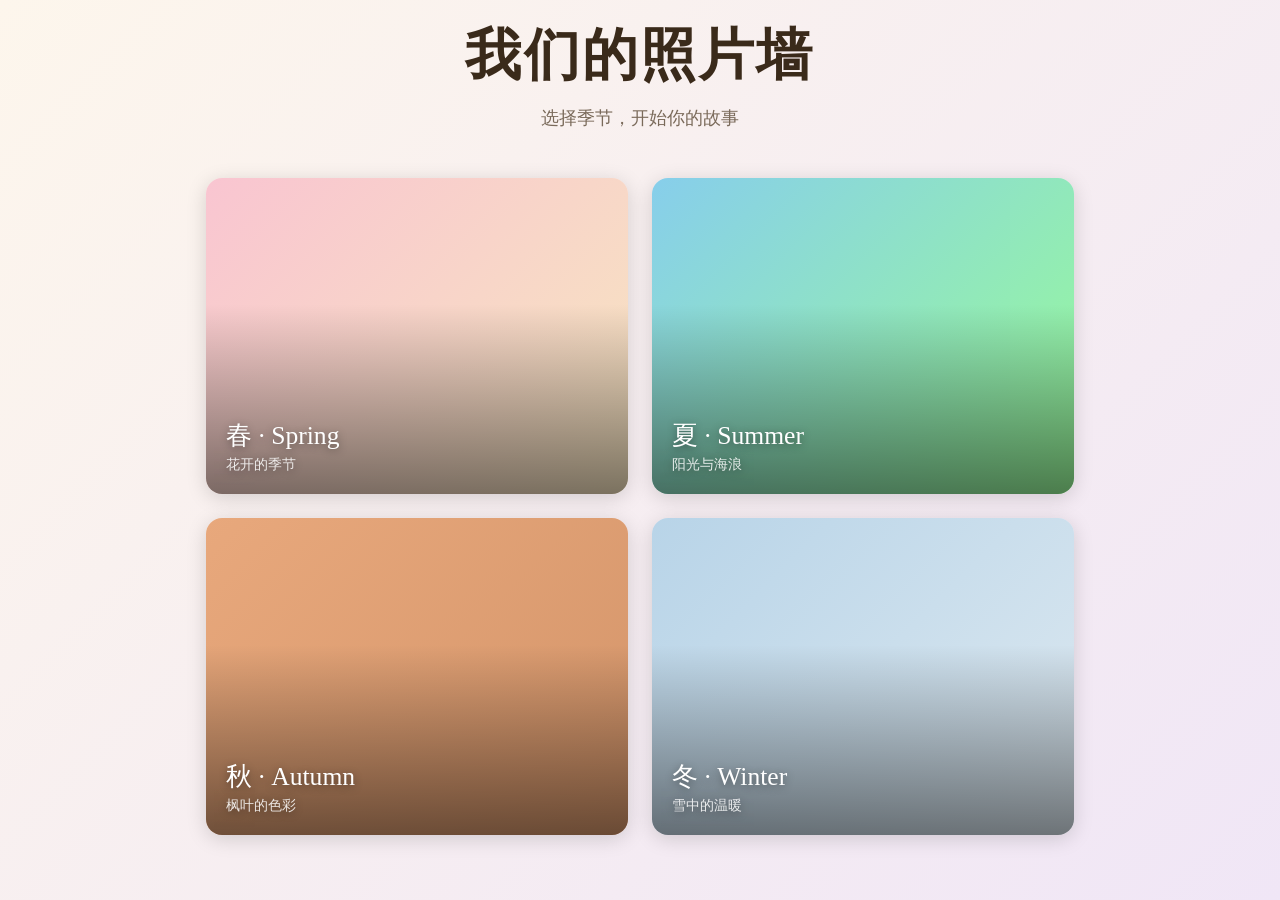
<file: index.html>
<!DOCTYPE html>
<html lang="zh-CN">
<head>
  <meta charset="UTF-8">
  <meta name="viewport" content="width=device-width, initial-scale=1.0">
  <title>我们的照片墙</title>
  <link rel="stylesheet" href="css/base.css">
  <link rel="stylesheet" href="css/seasons.css">
  <style>
    body { background: linear-gradient(135deg, #fdf6ec 0%, #f0e6f6 100%); }
  </style>
</head>
<body>
<main class="landing">
  <header class="landing-header">
    <h1>我们的照片墙</h1>
    <p>选择季节，开始你的故事</p>
  </header>

  <div class="season-grid">
    <a class="season-card" href="wall.html?season=spring" data-season="spring">
      <div class="season-card-bg" id="bg-spring"></div>
      <div class="season-card-overlay"></div>
      <div class="season-card-label">春 · Spring <span>花开的季节</span></div>
    </a>
    <a class="season-card" href="wall.html?season=summer" data-season="summer">
      <div class="season-card-bg" id="bg-summer"></div>
      <div class="season-card-overlay"></div>
      <div class="season-card-label">夏 · Summer <span>阳光与海浪</span></div>
    </a>
    <a class="season-card" href="wall.html?season=autumn" data-season="autumn">
      <div class="season-card-bg" id="bg-autumn"></div>
      <div class="season-card-overlay"></div>
      <div class="season-card-label">秋 · Autumn <span>枫叶的色彩</span></div>
    </a>
    <a class="season-card" href="wall.html?season=winter" data-season="winter">
      <div class="season-card-bg" id="bg-winter"></div>
      <div class="season-card-overlay"></div>
      <div class="season-card-label">冬 · Winter <span>雪中的温暖</span></div>
    </a>
  </div>
</main>

<script type="module">
  import storage from './js/storage.js';

  async function loadBackgrounds() {
    await storage.loadDefaults();
    const config = storage.getConfig();
    if (!config?.backgrounds) return;
    const seasons = ['spring','summer','autumn','winter'];
    for (const s of seasons) {
      const bgKey = config.backgrounds[s];
      if (bgKey) {
        const bg = storage.resolvePhotoSrc(bgKey);
        const el = document.getElementById(`bg-${s}`);
        if (el && bg) el.style.backgroundImage = `url('${bg}')`;
      }
    }
  }

  document.addEventListener('DOMContentLoaded', loadBackgrounds);
</script>
</body>
</html>
</file>
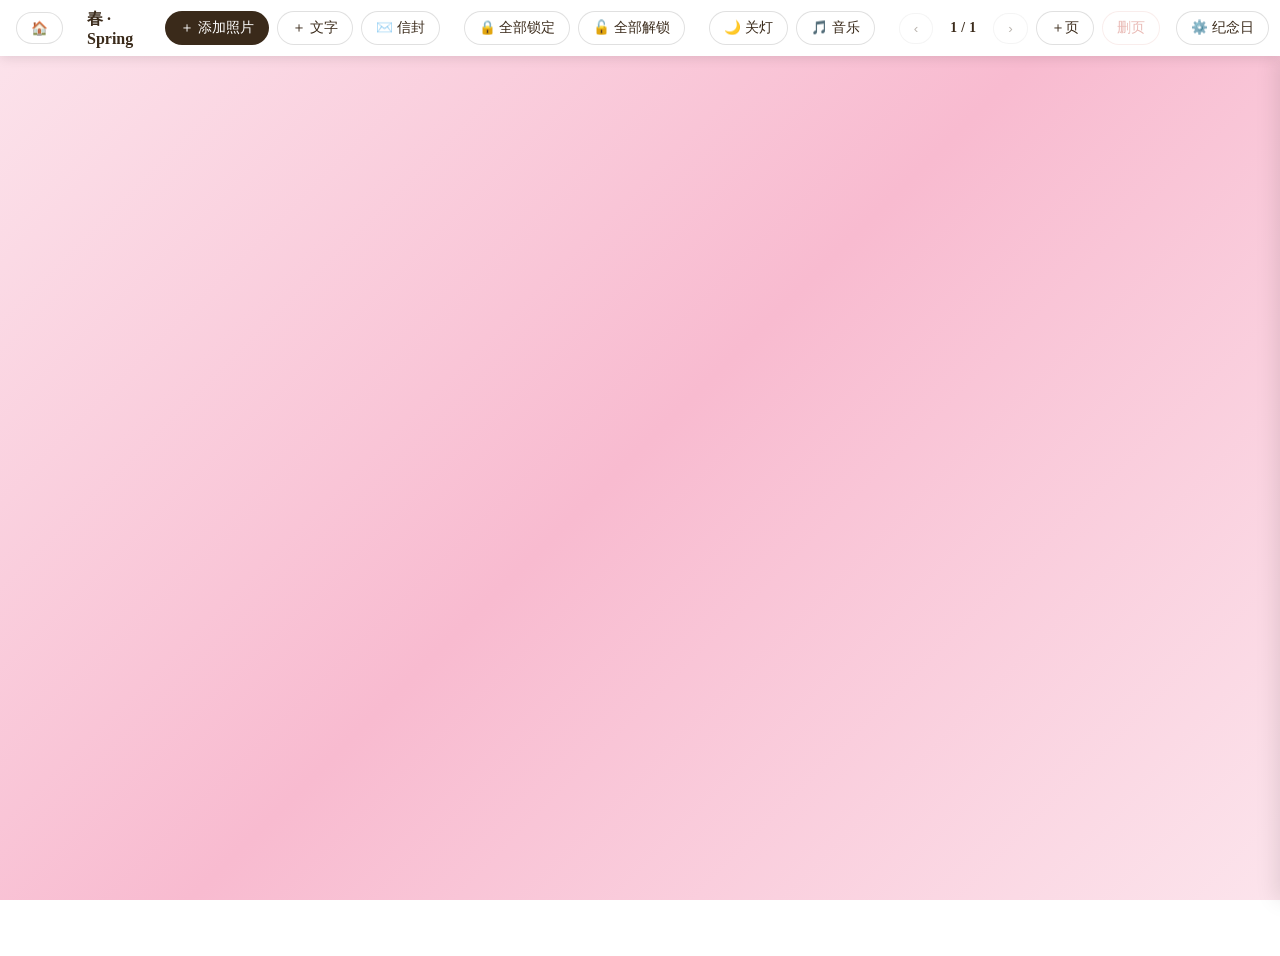
<file: wall.html>
<!DOCTYPE html>
<html lang="zh-CN">
<head>
  <meta charset="UTF-8">
  <meta name="viewport" content="width=device-width, initial-scale=1.0">
  <title>照片墙</title>
  <link rel="stylesheet" href="css/base.css">
  <link rel="stylesheet" href="css/wall.css">
  <link rel="stylesheet" href="css/frames.css">
  <link rel="stylesheet" href="css/textbox.css">
  <link rel="stylesheet" href="css/banner.css">
  <link rel="stylesheet" href="css/nightmode.css">
  <link rel="stylesheet" href="css/envelope.css">

  <style>
    /* Additional wall page styles */
    .wall-page { overflow: hidden; }

    /* Modals */
    .modal-overlay {
      display: none;
      position: fixed;
      inset: 0;
      background: rgba(0,0,0,0.45);
      backdrop-filter: blur(4px);
      z-index: 9800;
      align-items: center;
      justify-content: center;
    }
    .modal-overlay.open { display: flex; }

    .modal-box {
      background: #fff;
      border-radius: 16px;
      padding: 28px;
      width: min(560px, 92vw);
      max-height: 80vh;
      overflow-y: auto;
      box-shadow: 0 20px 60px rgba(0,0,0,0.25);
    }

    .modal-header {
      display: flex;
      align-items: center;
      justify-content: space-between;
      margin-bottom: 20px;
    }

    .modal-header h2 {
      font-family: var(--font-serif);
      font-size: 1.2rem;
      color: #3a2a1a;
    }

    .modal-close {
      width: 30px;
      height: 30px;
      display: flex;
      align-items: center;
      justify-content: center;
      border-radius: 50%;
      font-size: 18px;
      color: #7a6a5a;
      transition: background 0.2s;
    }
    .modal-close:hover { background: rgba(0,0,0,0.08); }

    .modal-actions {
      display: flex;
      gap: 10px;
      margin-bottom: 16px;
    }

    .btn {
      padding: 8px 18px;
      border-radius: 20px;
      font-size: 0.85rem;
      font-weight: 500;
      cursor: pointer;
      border: 1px solid rgba(0,0,0,0.15);
      transition: all 0.2s;
    }
    .btn-primary {
      background: #3a2a1a;
      color: #fff;
      border-color: transparent;
    }
    .btn-primary:hover { background: #5a4a3a; }
    .btn-secondary { background: #f5f0eb; color: #3a2a1a; }
    .btn-secondary:hover { background: #ece5dc; }

    /* Photo grid in modal */
    .photo-grid-container {
      display: grid;
      grid-template-columns: repeat(auto-fill, minmax(110px, 1fr));
      gap: 10px;
    }

    .photo-thumb {
      aspect-ratio: 1;
      border-radius: 8px;
      overflow: hidden;
      cursor: pointer;
      border: 2px solid transparent;
      transition: border-color 0.2s, transform 0.2s;
    }
    .photo-thumb:hover {
      border-color: #3a2a1a;
      transform: scale(1.04);
    }
    .photo-thumb img {
      width: 100%;
      height: 100%;
      object-fit: cover;
    }
    .photo-thumb { position: relative; }
    .photo-thumb-delete {
      display: none;
      position: absolute;
      top: 4px;
      right: 4px;
      width: 22px;
      height: 22px;
      border-radius: 50%;
      background: rgba(200,40,40,0.85);
      color: #fff;
      font-size: 14px;
      line-height: 1;
      border: none;
      cursor: pointer;
      align-items: center;
      justify-content: center;
      z-index: 1;
    }
    .photo-thumb:hover .photo-thumb-delete { display: flex; }

    /* Anniversary rows */
    .ann-row {
      display: flex;
      align-items: center;
      gap: 8px;
      margin-bottom: 10px;
      flex-wrap: wrap;
    }
    .ann-row input[type="text"], .ann-row input[type="number"] {
      padding: 6px 10px;
      border-radius: 6px;
      border: 1px solid #ddd;
      font-size: 0.85rem;
    }
    .ann-label { flex: 1; min-width: 100px; }
    .ann-note { flex: 2; min-width: 120px; }
    .ann-month, .ann-day { width: 56px; }
    .ann-delete {
      width: 26px;
      height: 26px;
      display: flex;
      align-items: center;
      justify-content: center;
      border-radius: 50%;
      background: rgba(220,60,60,0.1);
      color: #c0392b;
      font-size: 12px;
      cursor: pointer;
      border: none;
    }
    .ann-delete:hover { background: rgba(220,60,60,0.2); }

    /* Toolbar layout extras */
    .toolbar-logo {
      font-family: var(--font-serif);
      font-size: 1.1rem;
      color: #3a2a1a;
      font-weight: bold;
      white-space: nowrap;
    }
  </style>
</head>
<body class="wall-page">

<!-- Toolbar -->
<nav class="toolbar" role="toolbar">
  <a href="index.html" class="toolbar-btn" title="返回首页">🏠</a>
  <div class="toolbar-divider"></div>
  <span class="toolbar-season" id="seasonLabel">春 · Spring</span>
  <div class="toolbar-divider"></div>
  <button class="toolbar-btn primary" id="addPhotoBtn">＋ 添加照片</button>
  <button class="toolbar-btn" id="addTextBtn">＋ 文字</button>
  <button class="toolbar-btn" id="addEnvelopeBtn">✉️ 信封</button>
  <div class="toolbar-divider"></div>
  <button class="toolbar-btn" id="lockAllBtn">🔒 全部锁定</button>
  <button class="toolbar-btn" id="unlockAllBtn">🔓 全部解锁</button>
  <div class="toolbar-divider"></div>
  <button class="toolbar-btn" id="nightModeBtn">🌙 关灯</button>
  <button class="toolbar-btn" id="addLightBtn">＋ 射灯</button>
  <button class="toolbar-btn" id="addMusicBtn">🎵 音乐</button>
  <div class="toolbar-divider"></div>
  <button class="toolbar-btn" id="prevPageBtn" title="上一页">‹</button>
  <span class="page-indicator" id="pageIndicator">1 / 1</span>
  <button class="toolbar-btn" id="nextPageBtn" title="下一页">›</button>
  <button class="toolbar-btn" id="addPageBtn" title="新增页">＋页</button>
  <button class="toolbar-btn danger" id="deletePageBtn" title="删除当前页">删页</button>
  <div class="toolbar-spacer"></div>
  <button class="toolbar-btn" id="settingsBtn">⚙️ 纪念日</button>
</nav>

<!-- Frame picker panel -->
<aside class="frame-picker" id="framePicker">
  <h3>相框样式</h3>
  <div id="frameList"></div>
</aside>

<!-- Wall canvas -->
<div class="wall-canvas" id="wallCanvas">
  <canvas id="nightCanvas"></canvas>
</div>

<!-- Add Photo Modal -->
<div class="modal-overlay" id="photoModal">
  <div class="modal-box">
    <div class="modal-header">
      <h2>添加照片</h2>
      <button class="modal-close">×</button>
    </div>
    <div class="photo-grid-container" id="photoGrid"></div>
  </div>
</div>

<!-- Settings Modal -->
<div class="modal-overlay" id="settingsModal">
  <div class="modal-box">
    <div class="modal-header">
      <h2>⚙️ 纪念日管理</h2>
      <button class="modal-close">×</button>
    </div>
    <p style="color:#7a6a5a;font-size:0.85rem;margin-bottom:16px">
      在指定日期，网站顶部会出现飘动的横幅提醒。
    </p>
    <div id="anniversaryList"></div>
    <div style="display:flex;gap:10px;margin-top:16px">
      <button class="btn btn-secondary" id="addAnniversaryBtn">＋ 添加纪念日</button>
      <button class="btn btn-primary" id="saveSettingsBtn">保存</button>
    </div>
  </div>
</div>

<script type="module" src="js/app.js"></script>
</body>
</html>
</file>
<file: css/base.css>
*, *::before, *::after {
  box-sizing: border-box;
  margin: 0;
  padding: 0;
}

:root {
  --font-serif: 'Georgia', 'Times New Roman', serif;
  --font-sans: 'Helvetica Neue', Arial, sans-serif;
  --toolbar-height: 56px;
  --shadow-soft: 0 4px 20px rgba(0,0,0,0.15);
  --shadow-lifted: 0 12px 40px rgba(0,0,0,0.25);
  --radius: 8px;
  --transition: 0.2s ease;
}

html, body {
  height: 100%;
  font-family: var(--font-sans);
  -webkit-font-smoothing: antialiased;
}

button {
  cursor: pointer;
  border: none;
  background: none;
  font-family: inherit;
}

input, select, textarea {
  font-family: inherit;
}

a {
  text-decoration: none;
  color: inherit;
}

.visually-hidden {
  position: absolute;
  width: 1px;
  height: 1px;
  overflow: hidden;
  clip: rect(0,0,0,0);
  white-space: nowrap;
}
</file>
<file: css/seasons.css>
/* Landing page */
.landing {
  min-height: 100vh;
  display: flex;
  flex-direction: column;
  align-items: center;
  justify-content: center;
  background: linear-gradient(135deg, #fdf6ec 0%, #f0e6f6 100%);
}

.landing-header {
  text-align: center;
  margin-bottom: 48px;
}

.landing-header h1 {
  font-family: var(--font-serif);
  font-size: clamp(2rem, 5vw, 3.5rem);
  color: #3a2a1a;
  letter-spacing: 0.04em;
}

.landing-header p {
  margin-top: 12px;
  color: #7a6a5a;
  font-size: 1.1rem;
}

.season-grid {
  display: grid;
  grid-template-columns: repeat(2, 1fr);
  gap: 24px;
  width: min(900px, 90vw);
  padding: 0 16px 48px;
}

.season-card {
  position: relative;
  border-radius: 16px;
  overflow: hidden;
  aspect-ratio: 4/3;
  cursor: pointer;
  box-shadow: var(--shadow-soft);
  transition: transform var(--transition), box-shadow var(--transition);
}

.season-card:hover {
  transform: translateY(-6px);
  box-shadow: var(--shadow-lifted);
}

.season-card-bg {
  position: absolute;
  inset: 0;
  background-size: cover;
  background-position: center;
  transition: transform 0.5s ease;
}

.season-card:hover .season-card-bg {
  transform: scale(1.04);
}

.season-card-overlay {
  position: absolute;
  inset: 0;
  background: linear-gradient(to top, rgba(0,0,0,0.5) 0%, transparent 60%);
}

.season-card-label {
  position: absolute;
  bottom: 20px;
  left: 20px;
  color: #fff;
  font-family: var(--font-serif);
  font-size: 1.6rem;
  text-shadow: 0 2px 8px rgba(0,0,0,0.4);
}

.season-card-label span {
  display: block;
  font-size: 0.9rem;
  font-family: var(--font-sans);
  opacity: 0.85;
  margin-top: 2px;
}

/* Season fallback gradients when no background is set */
.season-card[data-season="spring"] .season-card-bg:not([style*="url"]) {
  background: linear-gradient(135deg, #f9c5d1 0%, #f7e5c0 100%);
}
.season-card[data-season="summer"] .season-card-bg:not([style*="url"]) {
  background: linear-gradient(135deg, #87ceeb 0%, #98fb98 100%);
}
.season-card[data-season="autumn"] .season-card-bg:not([style*="url"]) {
  background: linear-gradient(135deg, #e8a87c 0%, #d4956a 100%);
}
.season-card[data-season="winter"] .season-card-bg:not([style*="url"]) {
  background: linear-gradient(135deg, #b8d4e8 0%, #dce8f0 100%);
}

@media (max-width: 600px) {
  .season-grid {
    grid-template-columns: 1fr;
  }
}
</file>
<file: css/wall.css>
/* Toolbar */
.toolbar {
  position: fixed;
  top: 0;
  left: 0;
  right: 0;
  height: var(--toolbar-height);
  display: flex;
  align-items: center;
  gap: 8px;
  padding: 0 16px;
  background: rgba(255,255,255,0.88);
  backdrop-filter: blur(12px);
  -webkit-backdrop-filter: blur(12px);
  box-shadow: 0 1px 12px rgba(0,0,0,0.12);
  z-index: 9000;
}

.toolbar-btn {
  display: flex;
  align-items: center;
  gap: 6px;
  padding: 7px 14px;
  border-radius: 20px;
  font-size: 0.85rem;
  font-weight: 500;
  color: #3a2a1a;
  background: rgba(255,255,255,0.7);
  border: 1px solid rgba(0,0,0,0.12);
  transition: background var(--transition), box-shadow var(--transition);
  white-space: nowrap;
}

.toolbar-btn:hover {
  background: rgba(255,255,255,1);
  box-shadow: 0 2px 8px rgba(0,0,0,0.12);
}

.toolbar-btn.primary {
  background: #3a2a1a;
  color: #fff;
  border-color: transparent;
}

.toolbar-btn.primary:hover {
  background: #5a4a3a;
}

.toolbar-season {
  font-family: var(--font-serif);
  font-size: 1rem;
  color: #3a2a1a;
  margin-right: 8px;
  font-weight: 600;
}

.toolbar-select {
  padding: 6px 10px;
  border-radius: 20px;
  border: 1px solid rgba(0,0,0,0.15);
  background: rgba(255,255,255,0.8);
  font-size: 0.85rem;
  color: #3a2a1a;
  cursor: pointer;
}

.toolbar-divider {
  width: 1px;
  height: 28px;
  background: rgba(0,0,0,0.12);
  margin: 0 4px;
}

.toolbar-spacer {
  flex: 1;
}

/* Wall canvas */
.wall-page {
  min-height: 100vh;
  overflow: hidden;
}

.wall-canvas {
  position: relative;
  width: 100vw;
  min-height: calc(100vh - var(--toolbar-height));
  margin-top: var(--toolbar-height);
  background-size: cover;
  background-position: center;
  background-attachment: fixed;
  overflow: hidden;
  cursor: default;
}

.wall-canvas.drag-active {
  cursor: grabbing;
}

/* Wall items base */
.wall-item {
  position: absolute;
  cursor: grab;
  user-select: none;
  touch-action: none;
  transition: box-shadow var(--transition);
}

.wall-item:active {
  cursor: grabbing;
}

.wall-item.selected {
  outline: 2px dashed rgba(100, 130, 220, 0.7);
  outline-offset: 4px;
}

.wall-item.locked {
  cursor: default;
}

.wall-item.locked .item-drag-handle {
  pointer-events: none;
}

.wall-item.dragging {
  transform-origin: center;
  box-shadow: var(--shadow-lifted) !important;
  z-index: 8999 !important;
}

/* Item action toolbar */
.item-toolbar {
  position: absolute;
  top: -40px;
  left: 50%;
  transform: translateX(-50%);
  display: flex;
  gap: 4px;
  background: rgba(30, 20, 10, 0.85);
  border-radius: 20px;
  padding: 4px 8px;
  white-space: nowrap;
  z-index: 100;
  pointer-events: all;
}

.item-toolbar-btn {
  width: 28px;
  height: 28px;
  display: flex;
  align-items: center;
  justify-content: center;
  border-radius: 50%;
  color: #fff;
  font-size: 14px;
  transition: background var(--transition);
}

.item-toolbar-btn:hover {
  background: rgba(255,255,255,0.2);
}

.item-toolbar-btn.danger:hover {
  background: rgba(220,60,60,0.6);
}

/* Resize handle */
.resize-handle {
  position: absolute;
  bottom: -6px;
  right: -6px;
  width: 14px;
  height: 14px;
  background: #4a7adf;
  border: 2px solid #fff;
  border-radius: 50%;
  cursor: se-resize;
  z-index: 10;
}

/* Rotate handle */
.rotate-handle {
  position: absolute;
  top: -8px;
  right: -8px;
  width: 18px;
  height: 18px;
  background: #4a7adf;
  border: 2px solid #fff;
  border-radius: 50%;
  cursor: grab;
  z-index: 10;
  display: flex;
  align-items: center;
  justify-content: center;
  font-size: 10px;
  color: #fff;
}

/* Pagination controls */
.page-indicator {
  font-family: var(--font-serif);
  font-size: 0.85rem;
  color: #3a2a1a;
  min-width: 44px;
  text-align: center;
  font-weight: 600;
  letter-spacing: 0.03em;
}

.toolbar-btn:disabled {
  opacity: 0.35;
  cursor: not-allowed;
  pointer-events: none;
}

.toolbar-btn.danger {
  color: #c0392b;
  border-color: rgba(192,57,43,0.25);
}

.toolbar-btn.danger:hover {
  background: rgba(220,60,60,0.1);
}

/* ── Music player ──────────────────────────────────────── */
.player-fixture {
  position: absolute;
  z-index: 8000;
  cursor: grab;
  user-select: none;
  touch-action: none;
  border-radius: 28px;
  box-shadow: 0 4px 20px rgba(0,0,0,0.35);
  color: #fff;
  font-family: var(--font-sans);
  /* collapsed: auto-size to content */
  min-width: unset;
  min-height: unset;
}

.player-fixture:active {
  cursor: grabbing;
}

/* ── Collapsed (compact) ───────────────────────────── */
.player-collapsed {
  display: flex;
  align-items: center;
  gap: 6px;
  background: rgba(30, 20, 10, 0.88);
  border-radius: 28px;
  padding: 5px 10px 5px 5px;
  white-space: nowrap;
}

.player-collapsed-btn {
  width: 36px;
  height: 36px;
  border-radius: 50%;
  border: none;
  background: #5a3a1a;
  color: #f0c080;
  font-size: 16px;
  cursor: pointer;
  display: flex;
  align-items: center;
  justify-content: center;
  flex-shrink: 0;
  transition: background 0.2s;
}

.player-collapsed-btn:hover {
  background: #7a5a3a;
}

.player-collapsed-name {
  font-size: 0.75rem;
  color: #e0d0c0;
  max-width: 100px;
  overflow: hidden;
  text-overflow: ellipsis;
  white-space: nowrap;
}

.player-collapsed-play {
  width: 28px;
  height: 28px;
  border-radius: 50%;
  border: none;
  background: rgba(255,255,255,0.15);
  color: #fff;
  font-size: 11px;
  cursor: pointer;
  display: flex;
  align-items: center;
  justify-content: center;
  flex-shrink: 0;
}

.player-collapsed-play:hover {
  background: rgba(255,255,255,0.25);
}

.player-collapsed-close {
  width: 20px;
  height: 20px;
  border-radius: 50%;
  border: none;
  background: rgba(255,255,255,0.1);
  color: #a09080;
  font-size: 10px;
  cursor: pointer;
  display: flex;
  align-items: center;
  justify-content: center;
  line-height: 1;
  flex-shrink: 0;
}

.player-collapsed-close:hover {
  background: rgba(220,60,60,0.6);
  color: #fff;
}

/* ── Expanded ───────────────────────────────────────── */
.player-fixture.expanded {
  width: 230px;
  background: rgba(30, 20, 10, 0.92);
  border-radius: 16px;
  padding: 12px;
}

.player-expanded {
  display: flex;
  flex-direction: column;
  gap: 8px;
}

.player-header {
  display: flex;
  align-items: center;
  justify-content: space-between;
}

.player-title {
  font-size: 0.8rem;
  font-weight: 600;
  color: #c8a87a;
}

.player-header-actions {
  display: flex;
  gap: 4px;
}

.player-btn-sm {
  width: 22px;
  height: 22px;
  border-radius: 50%;
  border: none;
  background: rgba(255,255,255,0.12);
  color: #ccc;
  font-size: 12px;
  cursor: pointer;
  display: flex;
  align-items: center;
  justify-content: center;
  line-height: 1;
}

.player-btn-sm:hover {
  background: rgba(255,255,255,0.25);
  color: #fff;
}

.player-track {
  font-size: 0.78rem;
  color: #e0d0c0;
  white-space: nowrap;
  overflow: hidden;
  text-overflow: ellipsis;
  text-align: center;
  padding: 2px 0;
}

.player-progress-wrap {
  display: flex;
  align-items: center;
  gap: 6px;
}

.player-time {
  font-size: 0.7rem;
  color: #a09080;
  min-width: 30px;
}

.player-progress-bar {
  flex: 1;
  height: 4px;
  background: rgba(255,255,255,0.2);
  border-radius: 2px;
  cursor: pointer;
  overflow: hidden;
}

.player-progress-fill {
  height: 100%;
  background: #f0c080;
  border-radius: 2px;
  width: 0%;
  transition: width 0.2s;
}

.player-controls {
  display: flex;
  align-items: center;
  justify-content: center;
  gap: 6px;
}

.player-ctrl-btn {
  width: 30px;
  height: 30px;
  border-radius: 50%;
  border: none;
  background: rgba(255,255,255,0.15);
  color: #fff;
  font-size: 12px;
  cursor: pointer;
  display: flex;
  align-items: center;
  justify-content: center;
  transition: background 0.2s;
}

.player-ctrl-btn:hover {
  background: rgba(255,255,255,0.25);
}

.player-ctrl-btn.primary {
  width: 38px;
  height: 38px;
  background: #5a3a1a;
  color: #f0c080;
  font-size: 15px;
}

.player-ctrl-btn.primary:hover {
  background: #7a5a3a;
}

/* Playlist dropdown */
.player-playlist {
  display: none;
  margin-top: 4px;
  max-height: 160px;
  overflow-y: auto;
  background: rgba(0,0,0,0.3);
  border-radius: 8px;
  padding: 6px;
}

.player-fixture.playlist-open .player-playlist {
  display: block;
}

.playlist-empty {
  font-size: 0.72rem;
  color: #a09080;
  text-align: center;
  padding: 12px;
  line-height: 1.5;
}

.playlist-item {
  display: flex;
  align-items: center;
  gap: 8px;
  padding: 6px 8px;
  border-radius: 6px;
  cursor: pointer;
  font-size: 0.76rem;
  color: #c0b0a0;
  transition: background 0.15s;
}

.playlist-item:hover {
  background: rgba(255,255,255,0.1);
}

.playlist-item.active {
  background: rgba(90,58,26,0.6);
  color: #f0c080;
}

.playlist-num {
  opacity: 0.6;
  font-size: 0.7rem;
  min-width: 16px;
}

.playlist-name {
  flex: 1;
  white-space: nowrap;
  overflow: hidden;
  text-overflow: ellipsis;
}

/* Night mode player styles */
body.night-mode .player-fixture.expanded {
  background: rgba(20, 15, 10, 0.95);
  box-shadow: 0 4px 20px rgba(0,0,0,0.5);
}

body.night-mode .player-collapsed {
  background: rgba(20, 15, 10, 0.93);
}
</file>
<file: css/frames.css>
/* Photo item */
.photo-item {
  display: inline-block;
}

.photo-wrapper {
  position: relative;
  display: inline-block;
}

.photo-wrapper img.photo-img {
  display: block;
  width: 100%;
  height: auto;
  pointer-events: none;
}

/* Frame: none */
.frame-none .photo-wrapper {
  /* no frame */
}

/* Frame: polaroid */
.frame-polaroid .photo-wrapper {
  background: #fff;
  padding: 10px 10px 36px 10px;
  box-shadow: 0 4px 16px rgba(0,0,0,0.2), 0 1px 4px rgba(0,0,0,0.1);
}

.frame-polaroid .photo-caption {
  display: block;
  margin-top: 6px;
  text-align: center;
  font-family: var(--font-serif);
  font-size: 0.8rem;
  color: #4a3a2a;
}

/* Frame: classic */
.frame-classic .photo-wrapper {
  padding: 8px;
  background: #f8f0e0;
  border: 3px solid #c9a96a;
  box-shadow: inset 0 0 0 2px #8b6914, 0 4px 16px rgba(0,0,0,0.2);
}

/* Frame: vintage */
.frame-vintage .photo-wrapper {
  padding: 12px;
  background: #2a1a0a;
  border: 2px solid #8b6914;
  box-shadow: inset 0 0 0 4px #4a3010, 0 6px 20px rgba(0,0,0,0.3);
}

/* Frame: heart */
.frame-heart .photo-wrapper {
  padding: 10px;
  background: #fff0f5;
  border: 3px solid #e88aaa;
  border-radius: 8px;
  box-shadow: 0 0 0 2px #f5c0d0, 0 4px 16px rgba(220,100,130,0.2);
}

/* Frame: film */
.frame-film .photo-wrapper {
  padding: 8px 18px;
  background: #1a1a1a;
  box-shadow: 0 4px 16px rgba(0,0,0,0.4);
}

.frame-film .photo-wrapper::before,
.frame-film .photo-wrapper::after {
  content: '⬛⬛⬛⬛⬛⬛';
  position: absolute;
  left: 0;
  right: 0;
  text-align: justify;
  font-size: 10px;
  color: #fff;
  background: #1a1a1a;
  letter-spacing: 2px;
}

.frame-film .photo-wrapper::before { top: 0; }
.frame-film .photo-wrapper::after  { bottom: 0; }

/* Frame picker panel */
.frame-picker {
  position: fixed;
  right: 0;
  top: var(--toolbar-height);
  bottom: 0;
  width: 200px;
  background: rgba(255,255,255,0.95);
  backdrop-filter: blur(10px);
  box-shadow: -4px 0 20px rgba(0,0,0,0.1);
  padding: 16px;
  z-index: 8000;
  transform: translateX(100%);
  transition: transform 0.3s ease;
  overflow-y: auto;
}

.frame-picker.open {
  transform: translateX(0);
}

.frame-picker h3 {
  font-family: var(--font-serif);
  font-size: 1rem;
  color: #3a2a1a;
  margin-bottom: 16px;
}

.frame-option {
  display: flex;
  align-items: center;
  gap: 10px;
  padding: 8px 10px;
  border-radius: var(--radius);
  cursor: pointer;
  transition: background var(--transition);
  font-size: 0.85rem;
  color: #3a2a1a;
}

.frame-option:hover {
  background: rgba(0,0,0,0.06);
}

.frame-option.active {
  background: rgba(74,122,223,0.12);
  font-weight: 600;
}

.frame-preview {
  width: 40px;
  height: 32px;
  border-radius: 3px;
  background: #ddd;
  overflow: hidden;
  flex-shrink: 0;
}
</file>
<file: css/textbox.css>
/* Text box item */
.textbox-item {
  min-width: 80px;
  min-height: 30px;
}

.textbox-content {
  min-width: 80px;
  min-height: 30px;
  padding: 8px 10px;
  outline: none;
  border: none;
  background: transparent;
  word-break: break-word;
  white-space: pre-wrap;
  line-height: 1.5;
}

.textbox-content:focus {
  outline: 1px dashed rgba(74,122,223,0.5);
}

/* Text toolbar (appears above selected text box) */
.text-format-toolbar {
  position: absolute;
  top: -52px;
  left: 0;
  display: flex;
  gap: 4px;
  background: rgba(30,20,10,0.9);
  border-radius: var(--radius);
  padding: 6px 8px;
  z-index: 200;
  white-space: nowrap;
}

.text-format-toolbar select,
.text-format-toolbar input[type="number"] {
  height: 26px;
  padding: 0 6px;
  border-radius: 4px;
  border: 1px solid rgba(255,255,255,0.2);
  background: rgba(255,255,255,0.15);
  color: #fff;
  font-size: 0.8rem;
  width: 100px;
}

.text-format-toolbar input[type="number"] {
  width: 52px;
}

.text-format-toolbar input[type="color"] {
  width: 28px;
  height: 26px;
  padding: 1px;
  border-radius: 4px;
  border: 1px solid rgba(255,255,255,0.2);
  background: none;
  cursor: pointer;
}

.text-format-btn {
  width: 26px;
  height: 26px;
  display: flex;
  align-items: center;
  justify-content: center;
  border-radius: 4px;
  color: #fff;
  font-size: 13px;
  font-weight: bold;
  transition: background var(--transition);
}

.text-format-btn:hover {
  background: rgba(255,255,255,0.2);
}

.text-format-btn.active {
  background: rgba(74,122,223,0.5);
}
</file>
<file: css/banner.css>
/* Anniversary banner */
.anniversary-banner {
  position: fixed;
  top: calc(var(--toolbar-height) + 12px);
  left: 50%;
  transform: translateX(-50%) translateY(-120px);
  display: flex;
  align-items: center;
  gap: 14px;
  padding: 14px 20px;
  border-radius: 50px;
  background: rgba(255, 255, 255, 0.95);
  backdrop-filter: blur(12px);
  box-shadow: 0 6px 32px rgba(0,0,0,0.18);
  z-index: 9500;
  min-width: 280px;
  max-width: 90vw;
  animation: bannerSlideIn 0.7s cubic-bezier(0.34, 1.56, 0.64, 1) forwards;
}

.anniversary-banner.exit {
  animation: bannerSlideOut 0.5s ease forwards;
}

@keyframes bannerSlideIn {
  to { transform: translateX(-50%) translateY(0); }
}

@keyframes bannerSlideOut {
  to { transform: translateX(-50%) translateY(-120px); opacity: 0; }
}

.banner-icon {
  font-size: 28px;
  flex-shrink: 0;
  animation: bannerPulse 2s ease-in-out infinite;
}

@keyframes bannerPulse {
  0%, 100% { transform: scale(1); }
  50%       { transform: scale(1.15); }
}

.banner-text {
  flex: 1;
}

.banner-text strong {
  display: block;
  font-family: var(--font-serif);
  font-size: 1rem;
  color: #3a2a1a;
}

.banner-text span {
  display: block;
  font-size: 0.82rem;
  color: #7a6a5a;
  margin-top: 2px;
}

.banner-close {
  width: 24px;
  height: 24px;
  display: flex;
  align-items: center;
  justify-content: center;
  border-radius: 50%;
  font-size: 16px;
  color: #7a6a5a;
  flex-shrink: 0;
  transition: background var(--transition);
}

.banner-close:hover {
  background: rgba(0,0,0,0.08);
  color: #3a2a1a;
}

.banner-accent-bar {
  position: absolute;
  left: 0;
  top: 0;
  bottom: 0;
  width: 5px;
  border-radius: 50px 0 0 50px;
}

/* Floating confetti particles on banner show */
.confetti-particle {
  position: fixed;
  width: 8px;
  height: 8px;
  border-radius: 2px;
  pointer-events: none;
  z-index: 9400;
  animation: confettiFall linear forwards;
}

@keyframes confettiFall {
  0%   { transform: translateY(0) rotate(0deg); opacity: 1; }
  100% { transform: translateY(100vh) rotate(720deg); opacity: 0; }
}
</file>
<file: css/nightmode.css>
/* ── Night mode overlay ───────────────────────────────── */
body.night-mode .toolbar {
  background: rgba(20, 15, 10, 0.92);
  box-shadow: 0 1px 12px rgba(0,0,0,0.5);
}

body.night-mode .toolbar-btn {
  color: #c8a87a;
  background: rgba(255,255,255,0.06);
  border-color: rgba(255,255,255,0.1);
}

body.night-mode .toolbar-btn:hover {
  background: rgba(255,255,255,0.12);
}

body.night-mode .toolbar-btn.primary {
  background: #5a3a1a;
  color: #f0c080;
  border-color: transparent;
}

body.night-mode .toolbar-season {
  color: #c8a87a;
}

body.night-mode .toolbar-select {
  background: rgba(30,20,10,0.8);
  color: #c8a87a;
  border-color: rgba(255,255,255,0.12);
}

/* Canvas overlay */
#nightCanvas {
  position: absolute;
  top: 0;
  left: 0;
  pointer-events: none;
  z-index: 500;
  display: none;
  border-radius: 0;
}

body.night-mode #nightCanvas {
  display: block;
}

/* Spotlight fixture */
.spotlight-fixture {
  position: absolute;
  z-index: 600;
  display: none;
  flex-direction: column;
  align-items: center;
  cursor: grab;
  touch-action: none;
  user-select: none;
}

body.night-mode .spotlight-fixture {
  display: flex;
}

.spotlight-fixture:active {
  cursor: grabbing;
}

.fixture-head {
  width: 28px;
  height: 18px;
  background: linear-gradient(180deg, #5a5a5a 0%, #3a3a3a 100%);
  border-radius: 4px 4px 8px 8px;
  border: 1px solid #222;
  box-shadow: 0 2px 8px rgba(0,0,0,0.6);
  display: flex;
  align-items: center;
  justify-content: center;
  position: relative;
}

.fixture-head::after {
  content: '';
  width: 10px;
  height: 10px;
  border-radius: 50%;
  background: radial-gradient(circle, #ffe8a0 0%, #ffb840 60%, transparent 100%);
  box-shadow: 0 0 6px 2px rgba(255,200,80,0.6);
}

.fixture-wire {
  width: 2px;
  height: 14px;
  background: #444;
  margin-top: -2px;
}

.fixture-delete {
  position: absolute;
  top: -8px;
  right: -8px;
  width: 16px;
  height: 16px;
  border-radius: 50%;
  background: rgba(200,40,40,0.9);
  color: #fff;
  font-size: 10px;
  display: none;
  align-items: center;
  justify-content: center;
  cursor: pointer;
  border: none;
  line-height: 1;
}

.fixture-rotate-left,
.fixture-rotate-right {
  position: absolute;
  bottom: -8px;
  width: 16px;
  height: 16px;
  border-radius: 50%;
  background: rgba(60,80,200,0.85);
  color: #fff;
  font-size: 10px;
  display: none;
  align-items: center;
  justify-content: center;
  cursor: pointer;
  border: none;
  line-height: 1;
}

.fixture-rotate-left  { left: -8px; }
.fixture-rotate-right { right: -8px; }

.spotlight-fixture:hover .fixture-delete,
.spotlight-fixture:hover .fixture-rotate-left,
.spotlight-fixture:hover .fixture-rotate-right {
  display: flex;
}

/* Add light button */
#addLightBtn {
  display: none;
}

body.night-mode #addLightBtn {
  display: flex;
}

/* Night toggle button active state */
#nightModeBtn.active {
  background: #1a1208;
  color: #f0c060;
  border-color: #5a3a10;
}
</file>
<file: css/envelope.css>
/* Envelope wall item */
.envelope-item {
  min-width: 120px;
  min-height: 90px;
}

/* Envelope body (closed shape) */
.envelope-body {
  position: relative;
  width: 100%;
  min-height: 90px;
  background: linear-gradient(160deg, #f5ebe0 0%, #ece1d2 40%, #e0d3c3 100%);
  border-radius: 0 0 8px 8px;
  box-shadow:
    0 2px 8px rgba(0,0,0,0.15),
    inset 0 1px 0 rgba(255,255,255,0.6);
  cursor: pointer;
  transition: all 0.3s ease;
  overflow: hidden;
}

.envelope-body::before {
  content: '';
  position: absolute;
  top: 0;
  left: 0;
  right: 0;
  height: 100%;
  background:
    linear-gradient(135deg, transparent 49%, rgba(0,0,0,0.05) 49%, rgba(0,0,0,0.05) 51%, transparent 51%),
    linear-gradient(225deg, transparent 49%, rgba(0,0,0,0.05) 49%, rgba(0,0,0,0.05) 51%, transparent 51%);
  pointer-events: none;
  opacity: 0.5;
}

.envelope-body:hover {
  box-shadow:
    0 4px 14px rgba(0,0,0,0.22),
    inset 0 1px 0 rgba(255,255,255,0.6);
}

/* Envelope flap (triangle) */
.envelope-flap {
  position: absolute;
  top: 0;
  left: 0;
  width: 100%;
  height: 60%;
  background: linear-gradient(160deg, #f0e4d0 0%, #e6d8c0 100%);
  clip-path: polygon(0 0, 50% 100%, 100% 0);
  box-shadow: 0 1px 3px rgba(0,0,0,0.1);
  z-index: 3;
}

/* Envelope seal */
.envelope-seal {
  position: absolute;
  top: 42%;
  left: 50%;
  transform: translate(-50%, -50%);
  width: 22px;
  height: 22px;
  background: #d48a8a;
  border-radius: 50%;
  box-shadow: 0 2px 4px rgba(0,0,0,0.2);
  z-index: 4;
  border: 2px solid #c07070;
}

/* Toolbar position adjustment for envelopes */
.envelope-item .item-toolbar {
  z-index: 200;
}

/* "查看" button in toolbar */
.envelope-view-btn {
  color: #c8a060 !important;
}

.envelope-view-btn:hover {
  background: rgba(200,160,96,0.3) !important;
}

/* ═══════════════════════════════════════════════════════
   Letter Viewer — image-based with unfolding animation
   ═══════════════════════════════════════════════════════ */
.letter-viewer-overlay {
  display: none;
  position: fixed;
  inset: 0;
  background: rgba(20, 12, 6, 0.75);
  backdrop-filter: blur(12px);
  -webkit-backdrop-filter: blur(12px);
  z-index: 9900;
  align-items: center;
  justify-content: center;
}

.letter-viewer-overlay.open {
  display: flex;
}

/* Stage for the unfolding animation.
   GPU‑accelerated via will-change + translateZ so transforms run on the
   compositor thread without triggering layout/paint on the main thread. */
.letter-viewer-stage {
  position: relative;
  width: min(85vw, 680px);
  aspect-ratio: 3 / 4;
  display: flex;
  align-items: center;
  justify-content: center;
  animation: letterUnfold 1.3s ease-out forwards;
  transform-origin: center center;
  will-change: transform, opacity;
  backface-visibility: hidden;
  -webkit-backface-visibility: hidden;
  transform: translateZ(0);
}

/* Remove GPU hints after animation to free resources */
.letter-viewer-stage.revealed {
  will-change: auto;
  transform: none;
}

/* The letter image */
.letter-viewer-image {
  width: 100%;
  height: 100%;
  object-fit: contain;
  border-radius: 2px;
  box-shadow:
    0 4px 24px rgba(0, 0, 0, 0.5),
    0 1px 4px rgba(0, 0, 0, 0.2);
  transition: box-shadow 0.5s ease;
  user-select: none;
  -webkit-user-select: none;
}

.letter-viewer-image.revealed {
  box-shadow:
    0 12px 48px rgba(0, 0, 0, 0.45),
    0 2px 8px rgba(0, 0, 0, 0.15);
}

/* Close button */
.letter-viewer-close {
  position: fixed;
  top: 20px;
  right: 24px;
  width: 40px;
  height: 40px;
  border-radius: 50%;
  border: none;
  background: rgba(255, 255, 255, 0.15);
  color: #fff;
  font-size: 22px;
  cursor: pointer;
  display: flex;
  align-items: center;
  justify-content: center;
  opacity: 0;
  transform: scale(0.8);
  transition: opacity 0.35s ease, transform 0.35s ease, background 0.2s;
  z-index: 9901;
  pointer-events: none;
}

.letter-viewer-close.visible {
  opacity: 1;
  transform: scale(1);
  pointer-events: auto;
}

.letter-viewer-close:hover {
  background: rgba(255, 255, 255, 0.25);
}

/* ── Unfolding keyframe ──────────────────────────────────
   Sparse keyframes + ease-out = the browser interpolates
   smoothly.  Dense keyframes fight the easing curve and
   cause visible velocity discontinuities ("choppiness"). */

@keyframes letterUnfold {
  0% {
    opacity: 0;
    transform: translateZ(0) scale(0.2) rotate(-3deg);
  }
  12% {
    opacity: 1;
  }
  100% {
    opacity: 1;
    transform: translateZ(0) scale(1) rotate(0deg);
  }
}

/* ── Image hover once revealed ──────────────────────────── */

.letter-viewer-image.revealed:hover {
  transform: scale(1.02);
  box-shadow:
    0 16px 56px rgba(0, 0, 0, 0.5),
    0 4px 12px rgba(0, 0, 0, 0.2);
}

/* ── Click to zoom ─────────────────────────────────────── */

.letter-viewer-stage.revealed {
  cursor: zoom-in;
}

.letter-viewer-stage.zoomed {
  cursor: zoom-out;
  width: min(95vw, 95vh);
  max-width: 1200px;
  aspect-ratio: auto;
  height: 90vh;
  z-index: 9902;
}

.letter-viewer-stage.zoomed .letter-viewer-image {
  object-fit: contain;
  width: 100%;
  height: 100%;
  box-shadow:
    0 20px 64px rgba(0, 0, 0, 0.55),
    0 4px 16px rgba(0, 0, 0, 0.25);
}

/* Mobile */
@media (max-width: 600px) {
  .letter-viewer-stage {
    width: 94vw;
    aspect-ratio: 3 / 4.2;
  }

  .letter-viewer-close {
    top: 12px;
    right: 12px;
    width: 36px;
    height: 36px;
    font-size: 20px;
  }
}
</file>
